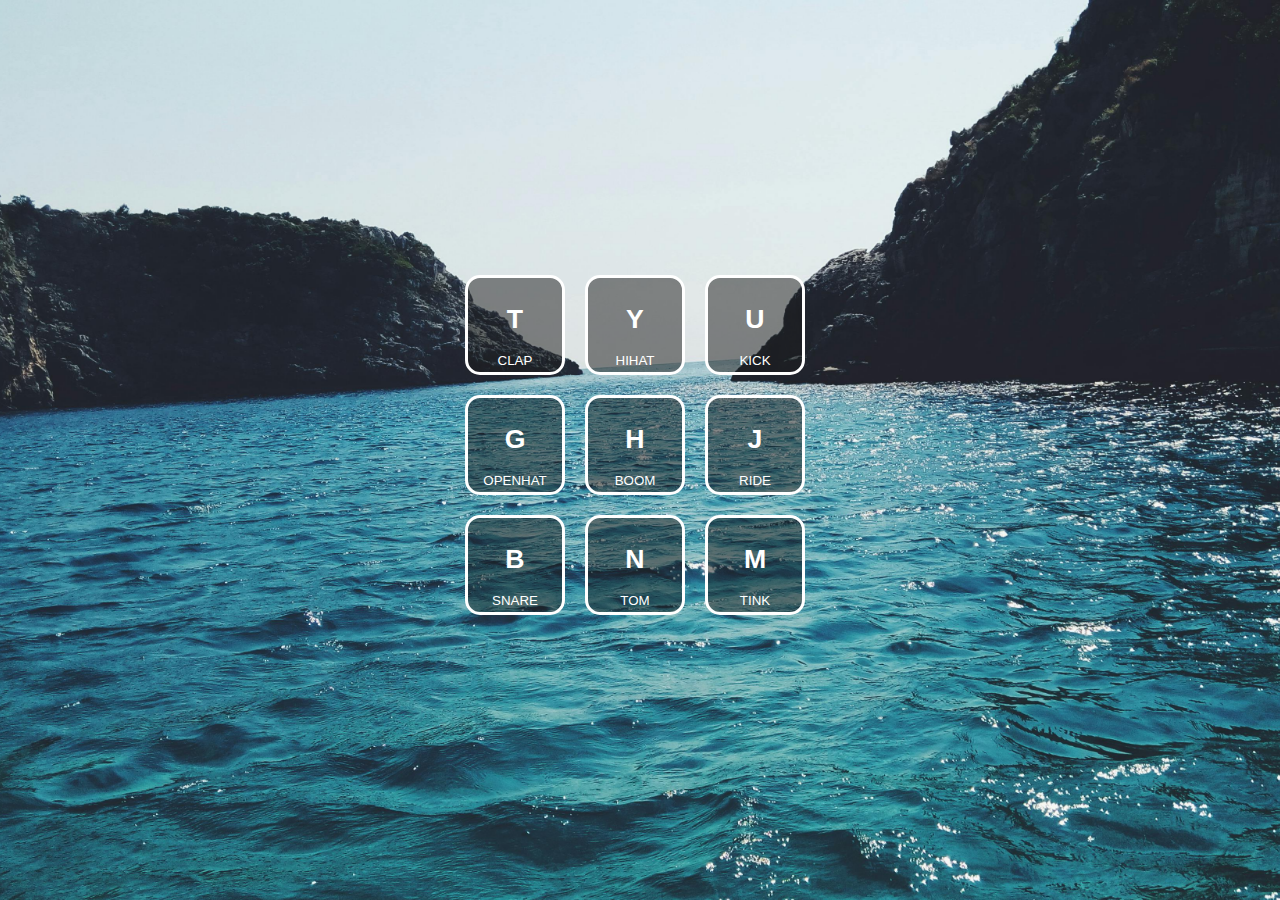
<file: 01 - Drum Kit/index.html>
<!DOCTYPE html>
<html lang="en">
  <head>
    <meta charset="UTF-8">
    <meta name="viewport" content="width=device-width, initial-scale=1">
    <title>Drum Kit</title>
    <link href="style.css" rel="stylesheet">
  </head>
  <body>
    <section id="drum-kit">
      <div class="btn-container">
        <button class="btn" data-sound="clap" data-key="T">
          <h1>T</h1>
          <p>CLAP</p>
        </button>
        <button class="btn" data-sound="hihat" data-key="Y">
          <h1>Y</h1>
          <p>HIHAT</p>
        </button>
        <button class="btn" data-sound="kick" data-key="U">
          <h1>U</h1>
          <p>KICK</p>
        </button>
        <button class="btn" data-sound="openhat" data-key="G">
          <h1>G</h1>
          <p>OPENHAT</p>
        </button>
        <button class="btn" data-sound="boom" data-key="H">
          <h1>H</h1>
          <p>BOOM</p>
        </button>
        <button class="btn" data-sound="ride" data-key="J">
          <h1>J</h1>
          <p>RIDE</p>
        </button>
        <button class="btn" data-sound="snare" data-key="B">
          <h1>B</h1>
          <p>SNARE</p>
        </button>
        <button class="btn" data-sound="tom" data-key="N">
          <h1>N</h1>
          <p>TOM</p>
        </button>
        <button class="btn" data-sound="tink" data-key="M">
          <h1>M</h1>
          <p>TINK</p>
        </button>
      </div>
    </section>

    <script src="script.js"></script>
  </body>
</html>
</file>
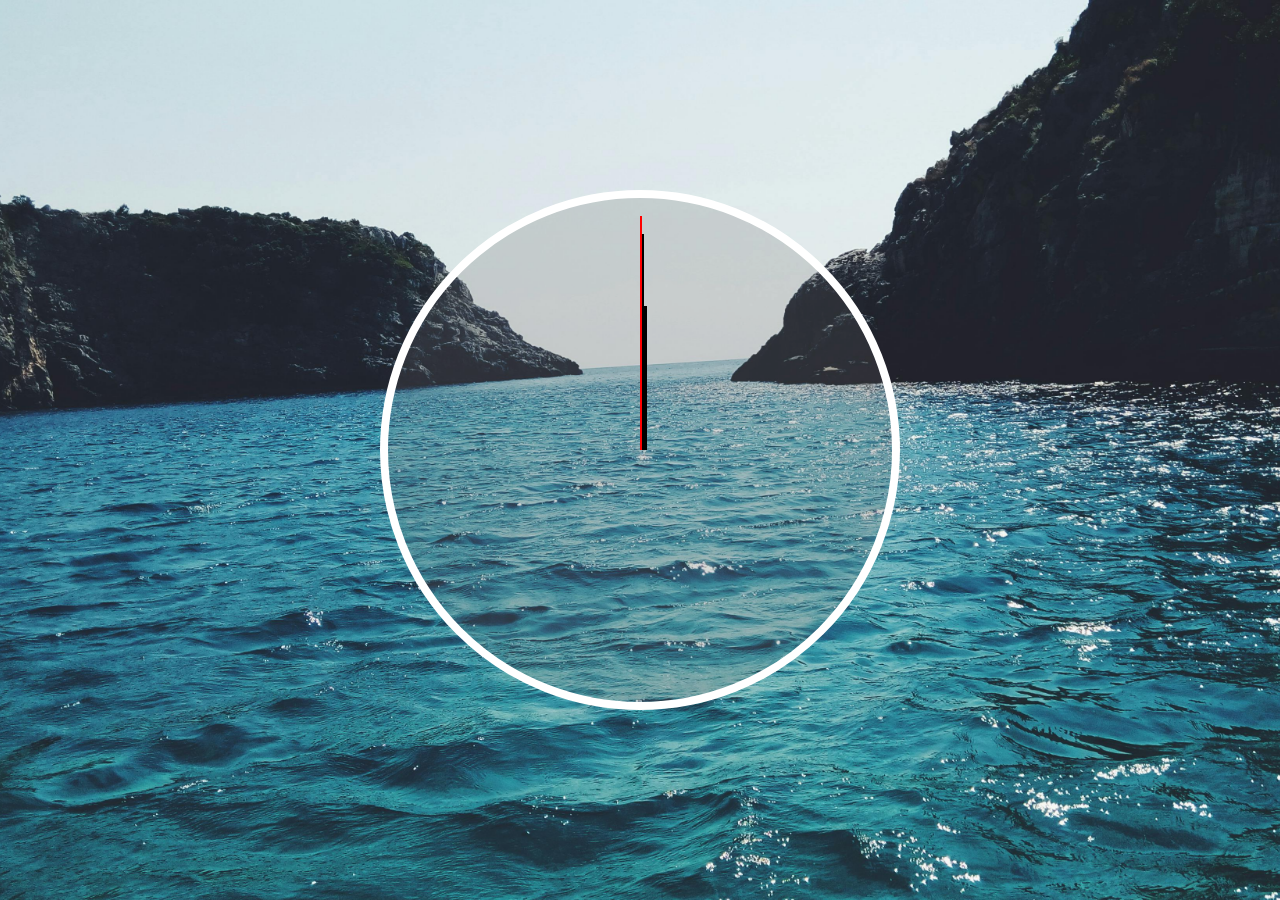
<file: 02 - Clock/index.html>
<!DOCTYPE html>
<html lang="en">
  <head>
    <meta charset="UTF-8">
    <meta name="viewport" content="width=device-width, initial-scale=1">
    <title>Clock</title>
    <link href="./style.css" rel="stylesheet">
  </head>
  <body>
    <div class="clock-container">
      <div class="clock-face">
        <div class="hour-hand hand"></div>
        <div class="minute-hand hand"></div>
        <div class="second-hand hand"></div>
      </div>
    </div>
    <script src="script.js"></script>
  </body>
</html>
</file>
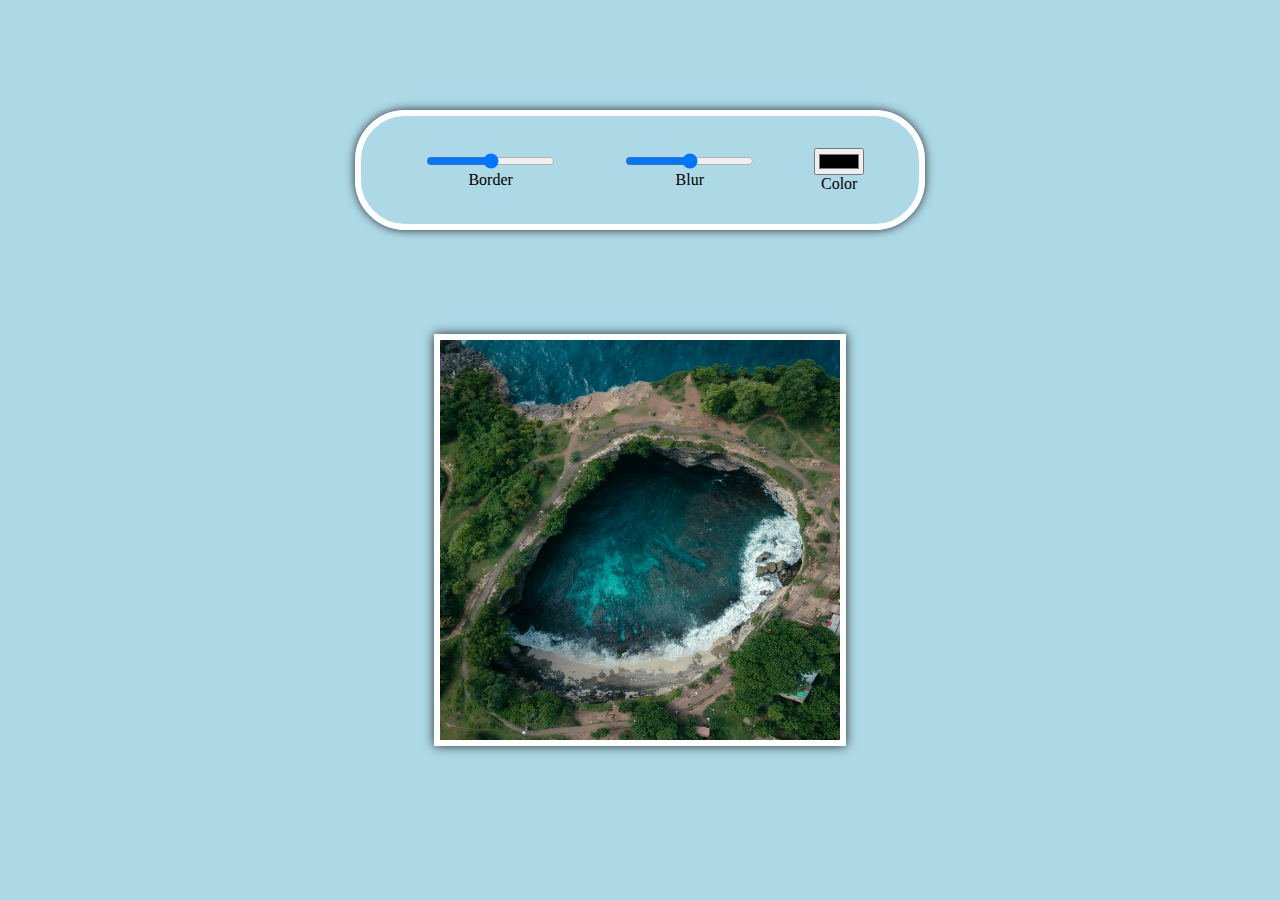
<file: 03 - Css vars with JS/index.html>
<!DOCTYPE html>
<html lang="en">
  <head>
    <meta charset="UTF-8">
    <meta name="viewport" content="width=device-width, initial-scale=1">
    <title></title>
    <link href="style.css" rel="stylesheet">
  </head>
  <body>
    <div class="project-container">
      <div class="input-container">
        <div class="input-div input-border">
          <input type="range" name="border" min="0" max="50" data-sizing="px">
          <p>Border</p>
        </div>
        <div class="input-div input-blur">
          <input type="range" name="blur" min="0" max="10"data-sizing="px">
          <p>Blur</p>
        </div>
        <div class="input-div input-color">
          <input type="color" name="color">
          <p>Color</p>
        </div>
      </div>
      <div class="img-container">
        <img src="./img.jpg" alt="imagem">     
      </div>
    </div>

    <script src="script.js"></script>
  </body>
</html>
</file>
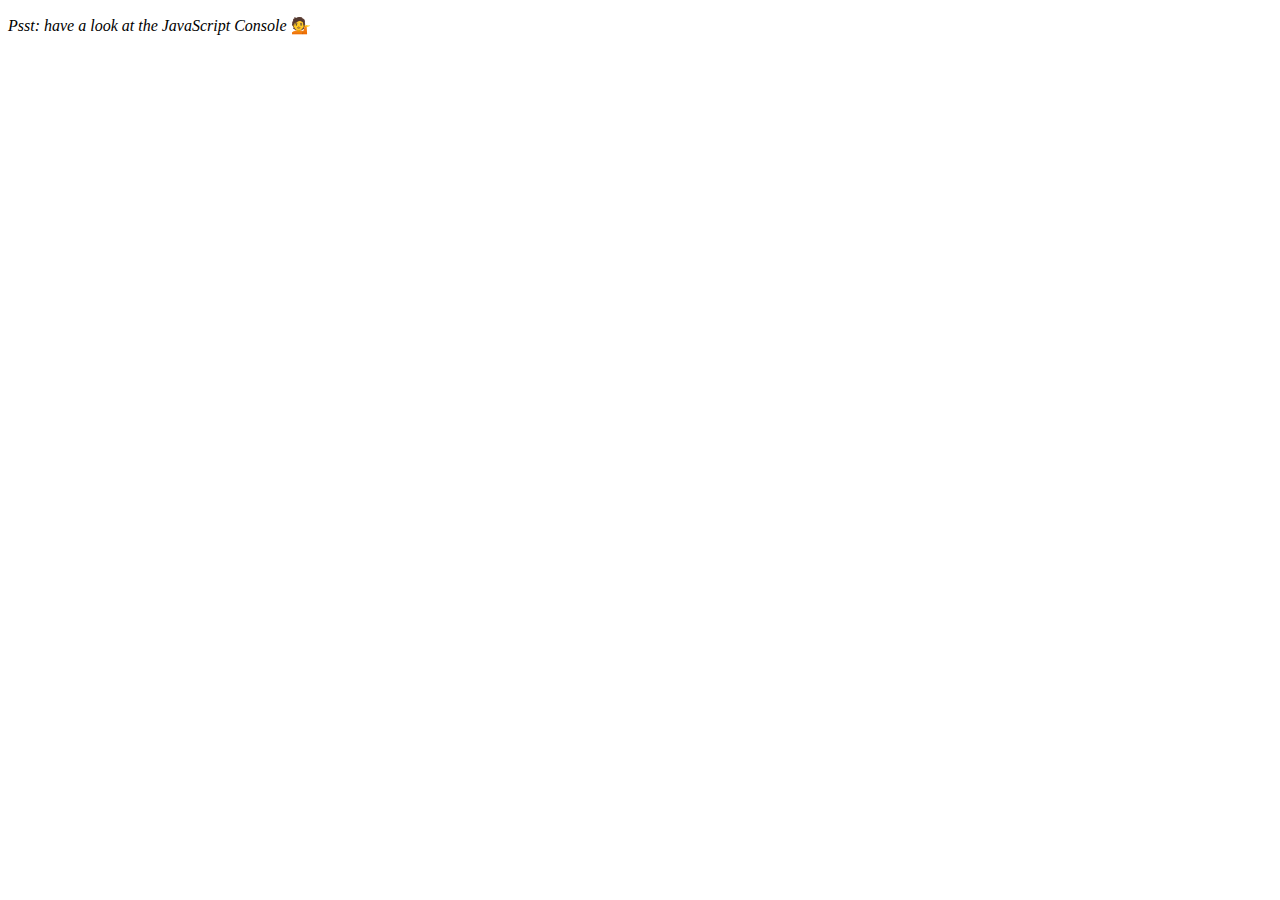
<file: 04 - Array Cardio Day 1/index.html>
<!DOCTYPE html>
<html lang="en">
<head>
  <meta charset="UTF-8">
  <title>Array Cardio 💪</title>
  <link rel="icon" href="https://fav.farm/🔥" />
</head>
<body>
  <p><em>Psst: have a look at the JavaScript Console</em> 💁</p>
  <script>
    // Get your shorts on - this is an array workout!
    // ## Array Cardio Day 1

    // Some data we can work with

    const inventors = [
      { first: 'Albert', last: 'Einstein', year: 1879, passed: 1955 },
      { first: 'Isaac', last: 'Newton', year: 1643, passed: 1727 },
      { first: 'Galileo', last: 'Galilei', year: 1564, passed: 1642 },
      { first: 'Marie', last: 'Curie', year: 1867, passed: 1934 },
      { first: 'Johannes', last: 'Kepler', year: 1571, passed: 1630 },
      { first: 'Nicolaus', last: 'Copernicus', year: 1473, passed: 1543 },
      { first: 'Max', last: 'Planck', year: 1858, passed: 1947 },
      { first: 'Katherine', last: 'Blodgett', year: 1898, passed: 1979 },
      { first: 'Ada', last: 'Lovelace', year: 1815, passed: 1852 },
      { first: 'Sarah E.', last: 'Goode', year: 1855, passed: 1905 },
      { first: 'Lise', last: 'Meitner', year: 1878, passed: 1968 },
      { first: 'Hanna', last: 'Hammarström', year: 1829, passed: 1909 }
    ];

    const people = [
      'Bernhard, Sandra', 'Bethea, Erin', 'Becker, Carl', 'Bentsen, Lloyd', 'Beckett, Samuel', 'Blake, William', 'Berger, Ric', 'Beddoes, Mick', 'Beethoven, Ludwig',
      'Belloc, Hilaire', 'Begin, Menachem', 'Bellow, Saul', 'Benchley, Robert', 'Blair, Robert', 'Benenson, Peter', 'Benjamin, Walter', 'Berlin, Irving',
      'Benn, Tony', 'Benson, Leana', 'Bent, Silas', 'Berle, Milton', 'Berry, Halle', 'Biko, Steve', 'Beck, Glenn', 'Bergman, Ingmar', 'Black, Elk', 'Berio, Luciano',
      'Berne, Eric', 'Berra, Yogi', 'Berry, Wendell', 'Bevan, Aneurin', 'Ben-Gurion, David', 'Bevel, Ken', 'Biden, Joseph', 'Bennington, Chester', 'Bierce, Ambrose',
      'Billings, Josh', 'Birrell, Augustine', 'Blair, Tony', 'Beecher, Henry', 'Biondo, Frank'
    ];
    
    

    // Array.prototype.filter()
    // 1. Filter the list of inventors for those who were born in the 1500's
    const fifteen = inventors.filter(inventor => inventor.year >= 1500 && inventor.year <= 1600 );
    console.table(fifteen)

    // Array.prototype.map()
    // 2. Give us an array of the inventors first and last names
    const name = inventors.map( inventor => `${inventor.first} ${inventor.last}`)
    console.log(name);

    // Array.prototype.sort()
    // 3. Sort the inventors by birthdate, oldest to youngest
    const order = inventors.sort((a, b) => a.year > b.year ? 1 : -1 );
    console.table(order);

    // Array.prototype.reduce()
    // 4. How many years did all the inventors live all together?
    const years = inventors.reduce((accumalator, inventor)=> accumalator + ( inventor.passed - inventor.year), 0);
    console.log(years);


    // 5. Sort the inventors by years lived
    const lived = inventors.map(inventor=> inventor.passed - inventor.year);
    const oldest = lived.sort((a, b)=> a>= b ? 1 : -1)
    console.log(oldest);

    // 6. create a list of Boulevards in Paris that contain 'de' anywhere in the name
    // https://en.wikipedia.org/wiki/Category:Boulevards_in_Paris
    // paste this code in the console of the link
    console.table(
      [...document.querySelectorAll('.mw-category a')]
        .map(links => links.title)
        .filter(title=>title.includes('de'))
    );

    // 7. sort Exercise
    // Sort the people alphabetically by last name
    const nameOrder = people.sort ((a, b)=>{

      const [aLast, aFirst] = a.split(', ');
      const [bLast, bFirst] = b.split(', ');
      return aLast >= bLast ? 1 : -1;

    })
    console.log(nameOrder)

    // 8. Reduce Exercise
    // Sum up the instances of each of these
    const data = ['car', 'car', 'truck', 'truck', 'bike', 'walk', 'car', 'van', 'bike', 'walk', 'car', 'van', 'car', 'truck' ];
    const transports = data.reduce((acc, t) => (acc[t] ||= 0, ++acc[t], acc) , {});
    console.log(transports)

  </script>
</body>
</html>
</file>
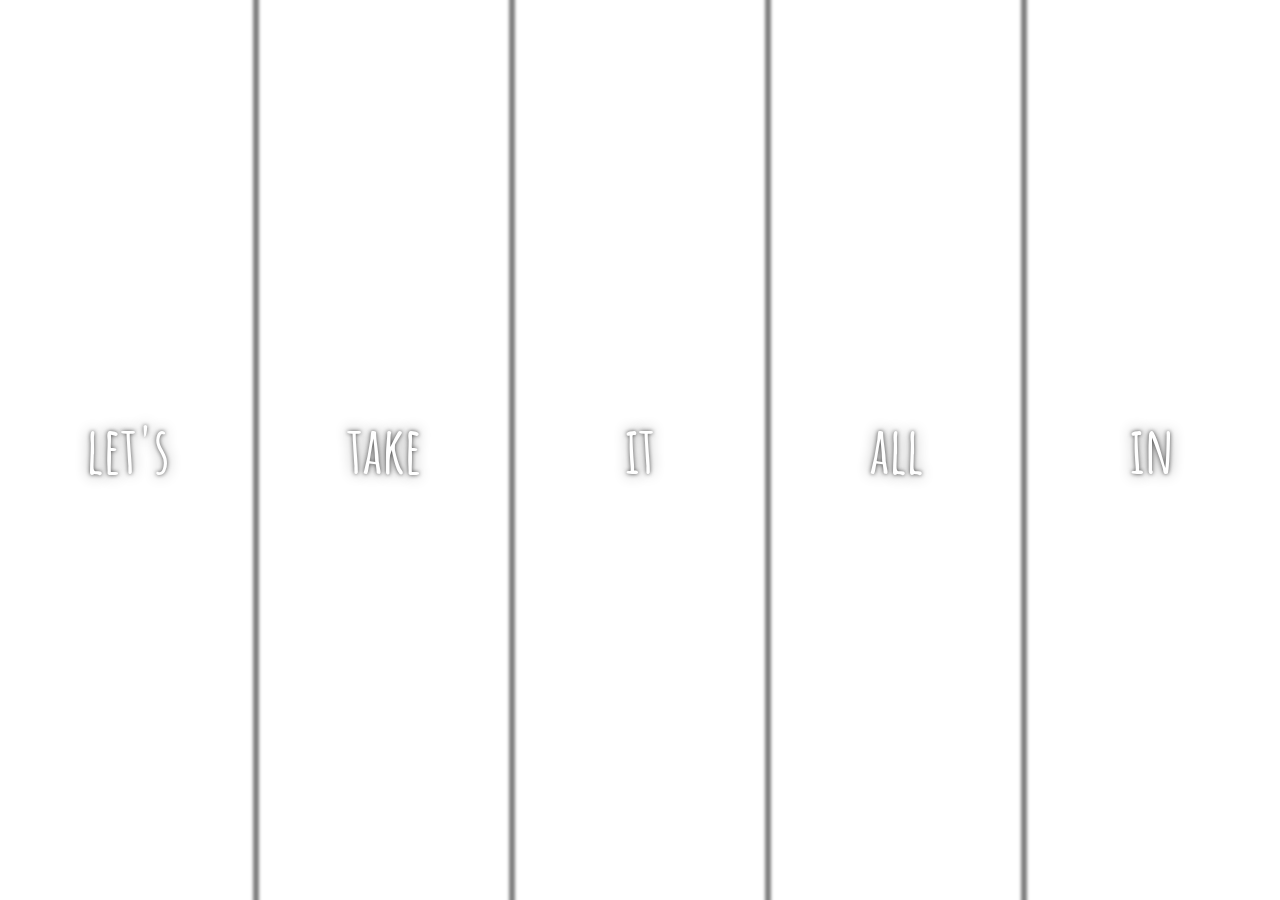
<file: 05 - Flex Panels Image Gallery/index.html>
<!DOCTYPE html>
<html lang="en">
  <head>
    <meta charset="UTF-8">
    <meta name="viewport" content="width=device-width, initial-scale=1">
    <title>Flex Panels Image Gallery</title>
    <link href="style.css" rel="stylesheet">
  </head>
  <body>
    <div class="panels-container">
      <div class="panel panel-1">
        <p>Hey</p> <p>let's</> <p>dance</p> 
      </div>
      <div class="panel panel-2">
        <p>Give</p> <p>take</p> <p>receive</p>
      </div>
      <div class="panel panel-3">
         <p>Experience</p> <p>it</p> <p>today</p>
      </div>
      <div class="panel panel-4">
        <p>Give</p> <p>all</p> <p>you can</p>
      </div>
      <div class="panel panel-5">
         <p>Life</p> <p>in</p> <p>motion</p> 
      </div>
    </div>

    <script src="./script.js"></script>
  </body>
</html>
</file>
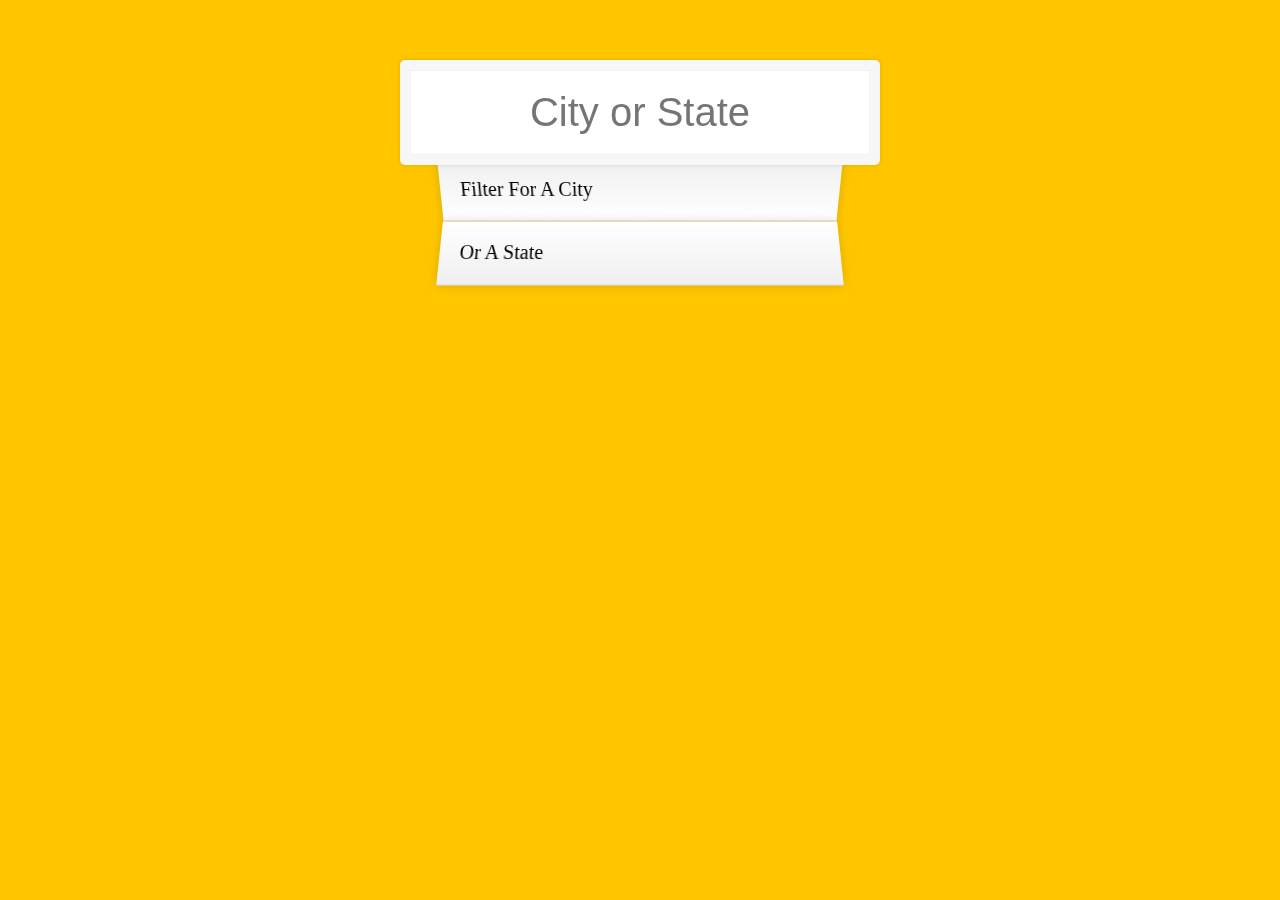
<file: 06 - Ajax Type Ahead/index.html>
<!DOCTYPE html>
<html lang="en">
<head>
  <meta charset="UTF-8">
  <title>Type Ahead 👀</title>
  <link rel="stylesheet" href="style.css">
  <link rel="icon" href="https://fav.farm/🔥" />
</head>
<body>

  <form class="search-form">
    <input type="text" class="search" placeholder="City or State">
    <ul class="suggestions">
      <li>Filter for a city</li>
      <li>or a state</li>
    </ul>
  </form>
<script>
  const endpoint = 'https://gist.githubusercontent.com/Miserlou/c5cd8364bf9b2420bb29/raw/2bf258763cdddd704f8ffd3ea9a3e81d25e2c6f6/cities.json';
  const cities = []

  fetch(endpoint)
    .then(response => response.json())
    .then(data => cities.push(...data))

  function numberWithCommas(x) {
    return x.toString().replace(/\B(?=(\d{3})+(?!\d))/g, ',');
  }

  function findMatchs (wordToMatch, cities){
      return cities.filter( place => {
        const regex = new RegExp(wordToMatch,'gi')
        return place.city.match(regex) || place.state.match(regex);
    })
  }

  function displayMatches () {
    const matchs = findMatchs(this.value,cities);
    const html = matchs.map(place => {
      const regex = new RegExp(this.value, 'gi')
      const cityName = place.city.replace(regex, `<span class="hl">${this.value}</span>`);
      const cityState = place.state.replace(regex, `<span class="hl">${this.value}</span>`);
      return `
        <li>
          <span class="name">${cityName}, ${cityState}</span>
          <span class="population">${numberWithCommas(place.population)}</span>
        </li>
      `;
    }).join('')
    suggestions.innerHTML = html;
  }

  const searchInput = document.querySelector('.search');
  const suggestions = document.querySelector('.suggestions');
  
  searchInput.addEventListener('change', displayMatches)
  searchInput.addEventListener('keyup', displayMatches)


</script>
</body>
</html>
</file>
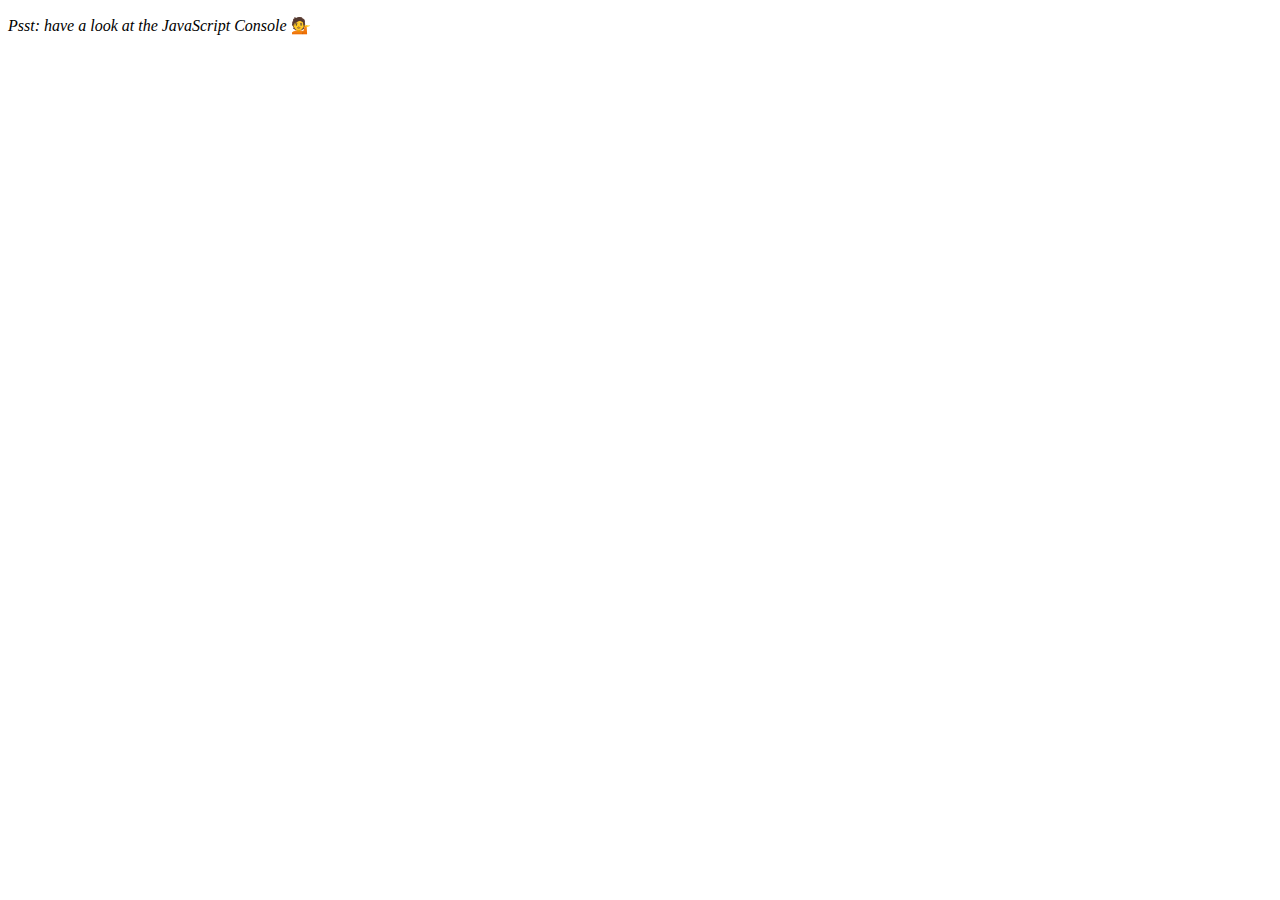
<file: 07 - Array Cardio Day 2/index.html>
<!DOCTYPE html>
<html lang="en">
<head>
  <meta charset="UTF-8">
  <title>Array Cardio 💪💪</title>
  <link rel="icon" href="https://fav.farm/🔥" />
</head>
<body>
  <p><em>Psst: have a look at the JavaScript Console</em> 💁</p>
  <script>
    // ## Array Cardio Day 2

    const people = [
      { name: 'Wes', year: 1988 },
      { name: 'Kait', year: 1986 },
      { name: 'Irv', year: 1970 },
      { name: 'Lux', year: 2015 }
    ];

    const comments = [
      { text: 'Love this!', id: 523423 },
      { text: 'Super good', id: 823423 },
      { text: 'You are the best', id: 2039842 },
      { text: 'Ramen is my fav food ever', id: 123523 },
      { text: 'Nice Nice Nice!', id: 542328 }
    ];

    const currentYear = (new Date()).getFullYear();

    // Some and Every Checks
    // Array.prototype.some() // is at least one person 19 or older?
    const isAdult = people.some(function(person){
      if ((currentYear - person.year ) >= 19) {
        return true;
      }
    })
    console.log({isAdult})

    // Array.prototype.every() // is everyone 19 or older?
    const isEveryOneAdult = people.every(function(person){
      if((currentYear - person.year)>= 19){
        return true;
      }
    })
    console.log({isEveryOneAdult})

    // Array.prototype.find()
    // Find is like filter, but instead returns just the one you are looking for
    // find the comment with the ID of 823423
    const findComment = comments.find(function(comment){
      const id = 823423;
      if ( comment.id === id ) {
        return true;
      }
    })
    console.log(findComment)

    // Array.prototype.findIndex()
    // Find the comment with this ID
    // delete the comment with the ID of 823423
    const findCommentIndex = comments.findIndex( comment => comment.id === 823423)
    console.log({findCommentIndex});
    comments.splice(1, 1);
    console.log({comments});

  </script>
</body>
</html>
</file>
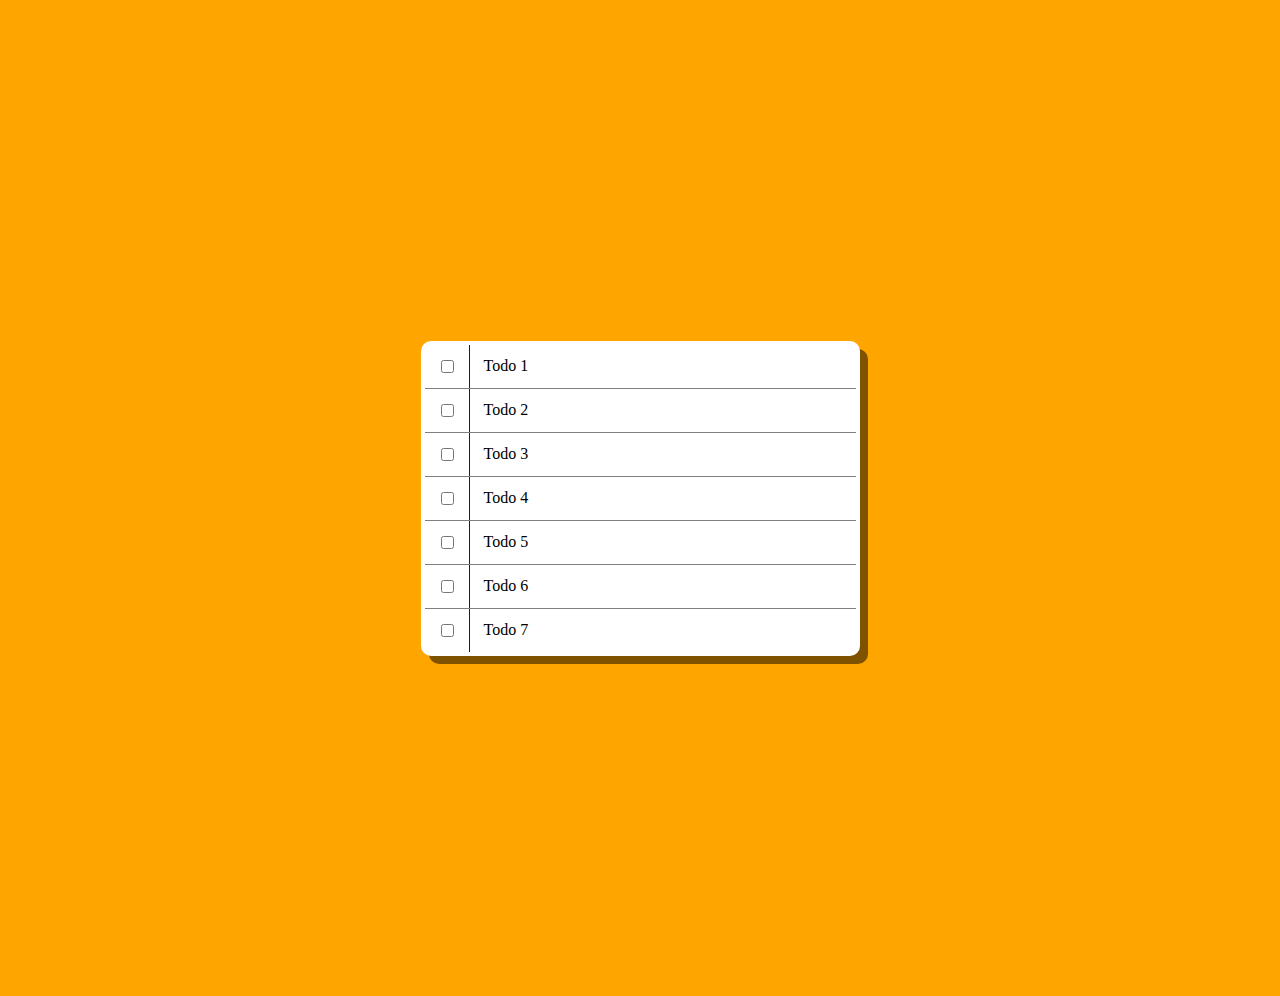
<file: 10 - Hold Shift to Cheack Multiple Checkboxes/index.html>
<!DOCTYPE html>
<html lang="en">
  <head>
    <meta charset="UTF-8">
    <meta name="viewport" content="width=device-width, initial-scale=1">
    <title>Hold Shift to Check Multiple Checkboxes</title>
    <link href="style.css" rel="stylesheet">
  </head>
  <body>
    <div class="checklist-container"></div>
    <script src="./script.js"> </script>
  </body>
</html>
</file>
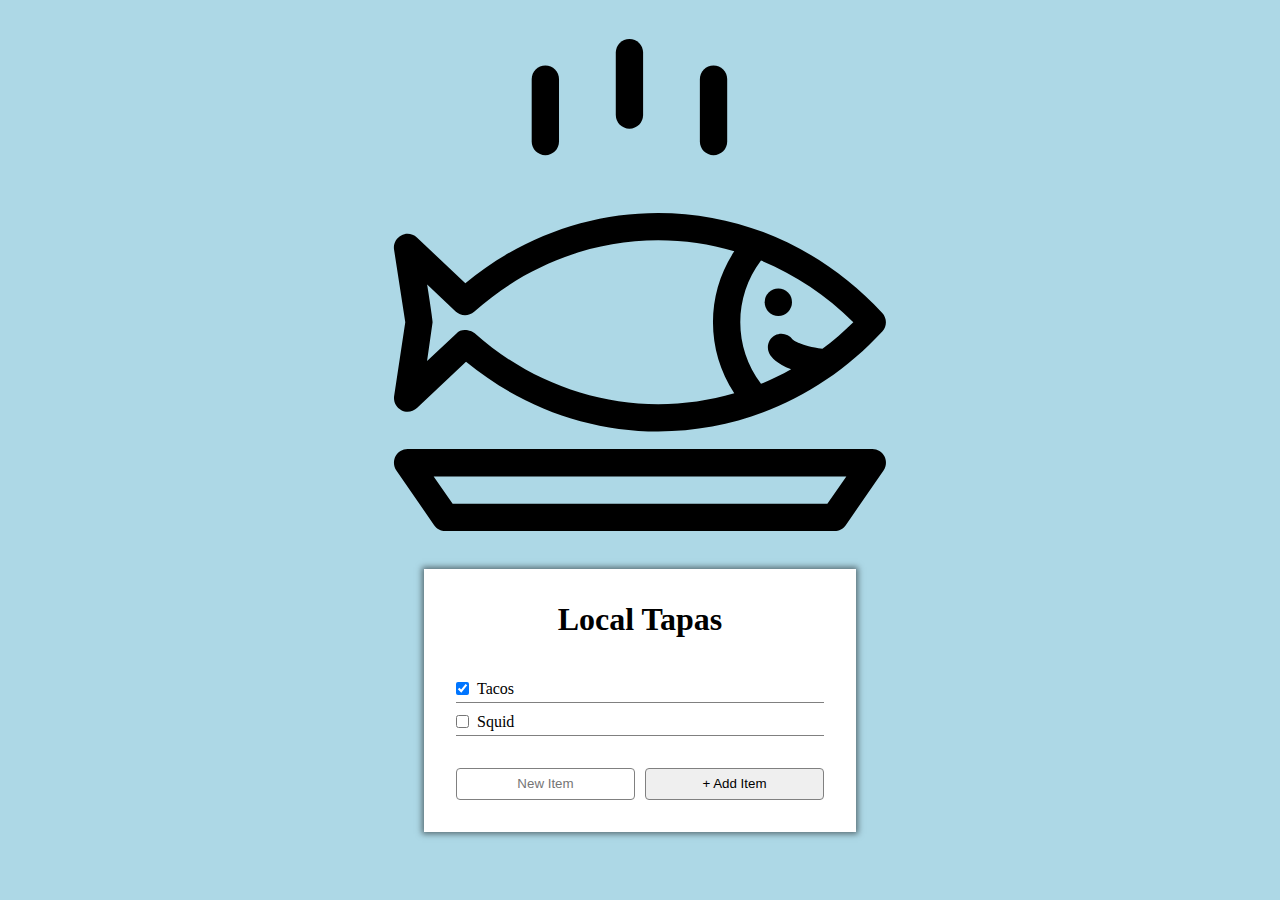
<file: 15 - LocalStorage/index.html>
<!DOCTYPE html>
<html lang="en">
  <head>
    <meta charset="UTF-8">
    <meta name="viewport" content="width=device-width, initial-scale=1">
    <title>LocalStorage</title>
    <link href="style.css" rel="stylesheet">
  </head>
  <body>
    <svg xmlns="http://www.w3.org/2000/svg" xmlns:xlink="http://www.w3.org/1999/xlink" version="1.1" x="0px" y="0px" viewBox="0 0 512 512" enable-background="new 0 0 512 512" xml:space="preserve"><g><path d="M495.9,425.3H16.1c-5.2,0-10.1,2.9-12.5,7.6c-2.4,4.7-2.1,10.3,0.9,14.6l39,56.4c2.6,3.8,7,6.1,11.6,6.1h401.7   c4.6,0,9-2.3,11.6-6.1l39-56.4c3-4.3,3.3-9.9,0.9-14.6C506,428.2,501.1,425.3,495.9,425.3z M449.4,481.8H62.6L43,453.6H469   L449.4,481.8z"/><path d="M158.3,122c7.8,0,14.1-6.3,14.1-14.1V43.4c0-7.8-6.3-14.1-14.1-14.1c-7.8,0-14.1,6.3-14.1,14.1v64.5   C144.2,115.7,150.5,122,158.3,122z"/><path d="M245.1,94.7c7.8,0,14.1-6.3,14.1-14.1V16.1c0-7.8-6.3-14.1-14.1-14.1C237.3,2,231,8.3,231,16.1v64.5   C231,88.4,237.3,94.7,245.1,94.7z"/><path d="M331.9,122c7.8,0,14.1-6.3,14.1-14.1V43.4c0-7.8-6.3-14.1-14.1-14.1s-14.1,6.3-14.1,14.1v64.5   C317.8,115.7,324.1,122,331.9,122z"/><path d="M9.6,385.2c5.3,2.8,11.8,1.9,16.2-2.2l50.6-47.7c56.7,46.5,126.6,71.9,198.3,71.9c0,0,0,0,0,0   c87.5,0,169.7-36.6,231.4-103.2c5-5.4,5-13.8,0-19.2c-61.8-66.5-144-103.2-231.4-103.2c-72,0-142.2,25.6-199,72.5l-50-47.1   c-4.4-4.1-10.9-5-16.2-2.2c-5.3,2.8-8.3,8.7-7.4,14.6l11.6,75L2.2,370.6C1.3,376.5,4.2,382.4,9.6,385.2z M380.9,230.8   c34.9,14.3,67.2,35.7,95.3,63.6c-10.1,10-20.8,19.2-31.9,27.5c-22.4-3.3-29.6-8.8-30.7-9.7c-4-5.7-11.8-7.7-18.1-4.4   c-6.9,3.6-9.5,12.2-5.9,19.1c1.9,3.5,7.3,10.3,22.4,16c-10.1,5.7-20.5,10.7-31.1,15.1C352.4,320.2,352.4,268.6,380.9,230.8z    M36.3,255.6l29.4,27.7c5.3,5,13.6,5.1,19.1,0.3c53.2-47.6,120.7-73.7,190-73.7c26.9,0,53.2,3.9,78.5,11.3   c-29.3,44.6-29.3,102,0,146.6c-25.3,7.4-51.6,11.3-78.5,11.3c-69,0-136.3-26-189.4-73.2c-2.7-2.4-13.4-6.3-19.1,0.3l-30.1,28.3   l5.7-40C42.2,293,36.3,255.6,36.3,255.6z"/><circle cx="398.8" cy="273.8" r="14.1"/></g></svg>
    <div class='menu-container'>
      <h1>Local Tapas</h1>
      <div class="items-container">
        <ul class="items-list"> <li>Loading</li> </ul>
      </div>
      <div class="add-item-container">
        <form id="add-form">
          <input name="new-item-name" type="text" placeholder="New Item" required>
          <input name="add-btn" type="submit" value="+ Add Item">
        </form>
      </div>
    </div>
    <script src="script.js"> </script>
  </body>
</html>
</file>
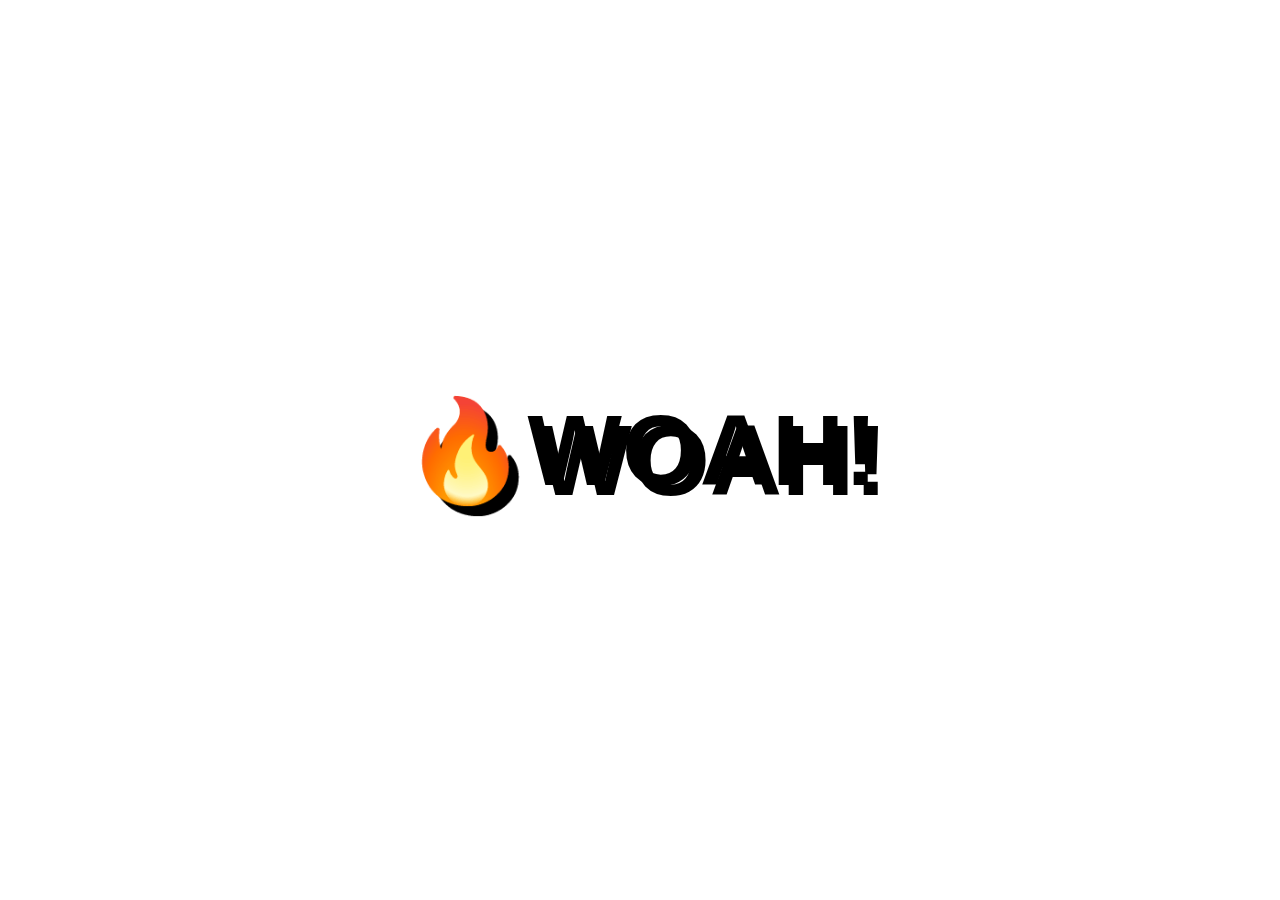
<file: 16 - Mouse Move Shadow/index.html>
<!DOCTYPE html>
<html lang="en">

<head>
  <meta charset="UTF-8">
  <title>Mouse Shadow</title>
  <link rel="icon" href="https://fav.farm/🔥" />
</head>

<body>

  <div class="hero">
    <h1 contenteditable>🔥WOAH!</h1>
  </div>

  <style>
    html {
      color: black;
      font-family: sans-serif;
    }

    body {
      margin: 0;
    }

    .hero {
      min-height: 100vh;
      display: flex;
      justify-content: center;
      align-items: center;
      color: black;
    }

    h1 {
      text-shadow: 10px 10px 0 rgba(0, 0, 0, 1);
      font-size: 100px;
    }
  </style>

  <script src="./script.js"> </script>
</body>

</html>
</file>
<file: 01 - Drum Kit/style.css>
html {
  font-size: 10px;
}

body, html{
  margin: 0;
  padding: 0;
}

#drum-kit{
  height: 100vh;
  display: flex;
  justify-content: center;
  align-items: center;
  background-image: url('bg1.jpg') ;
  background-position: center;
  background-size: cover;
}

.btn-container {
  display: grid;
  grid-template: repeat(3, minmax(100px, 110px)) / repeat(3, minmax(100px, 110px));
  gap: 10px;
}

.btn {
  color: white;
  background-color: rgba(10%, 10%, 10%, 50%);

  border: white 3px solid;
  border-radius: 15px;
    
  height: 100px;
  width: 100px;
  padding: 8px;

  cursor: pointer;
  transition: 0.05s;

}

.btn:active, .active {
  transform: scale(1.1);
}
</file>
<file: 02 - Clock/style.css>
html {
  background-image: url("./bg.jpg");
  background-size: cover;
  background-position:  center;
  height: 100vh;
  display: flex;
  align-items : center;
  justify-content: center;
}

body, html {
  margin: 0;
  padding: 0;
}

.clock-face {
  background: rgba(100, 100, 100, 0.2);
  position: relative;
  width: 50vh;
  height: 50vh;
  border: 0.5rem white solid;
  border-radius: 50%;
  padding: 3vh;
  transform: rotate(-90deg); 
}

.hand {
  background: black;
  position: absolute;
  top: 50%;
  left: 50%;
  transform-origin: 0;
  transition:ease-out();
}

.hour-hand {
  height: 7px;
  width: 16vh;
}

.minute-hand{
  height: 4px;
  width: 24vh;
}

.second-hand {
  background: red;
  height: 2px;
  width: 26vh;
}
</file>
<file: 03 - Css vars with JS/style.css>
:root {
  --border: 6px;
  --blur: 0;
  --color: lightblue;
}

html {
  height: 100vh;
  background: var(--color);
  display: flex;
  justify-content: center;
  align-items: center;
}

html,body, p, img {
  margin: 0;
  padding: 0;
} 

.project-container{
  display: grid;
  grid-template-rows: 120px 560px;
  grid-auto-columns: 570px;
}

.input-container, img{
  box-shadow: 0 0 10px rgba(0,0,0, 0.8);
}

.input-container {
  border: 6px solid white;
  border-radius: 50px;
  color: black;
  display: grid;
  grid-template-columns: repeat(2, 1fr ) .5fr;
  padding: 30px;
}

.input-div, .img-container {
  display: flex;
  flex-direction: column;
  align-items: center;
  justify-content: center;
}

.img-container {
  margin-top: 60px;
}

img {
  width: 400px;
  height: 400px;
  border: var(--border) solid white;
  filter: blur(var(--blur));
}
</file>
<file: 05 - Flex Panels Image Gallery/style.css>
@import url('https://fonts.googleapis.com/css2?family=Amatic+SC:wght@400;700&display=swap');

html,body {
  margin: 0;
  padding: 0;
}

p{
  color: white;
  font-family: "Amatic SC";
  font-weight: 400;
  font-size: 3rem;
  text-shadow: 0 0 4px rgba(0,0,0, 0.7), 0 0 14px rgba(0, 0, 0, 0.45);
}

.panels-container{
  min-height: 100vh;
  display:flex;
  overflow: hidden;
  
}


.panel {
  box-shadow: 0 0 3px 3px rgba(0,0,0, 0.5);
  background-size: cover;
  background-position: center;
  display: flex;
  align-items: center;
  justify-content: center;
  flex-flow: column;
  flex: 1;
  transition: 0.25s;
}

.panel.open-active {
  flex: 3.5;
}

.panel > * {
  width: 100%;
  margin: 0;
  display: flex;
  justify-content: center;
  align-items: center;
  flex:1 0 auto;
  transition: 0.5s;
}

.panel > *:first-child{ transform: translateY(-100%); }
.panel.open-active > *:first-child { transform: translateY(0); }
.panel > *:last-child{ transform: translateY(100%); }
.panel.open-active > *:last-child{ transform: translateY(0);}

.panel >*:nth-child(2){
  font-size: 4rem;
  font-weight: 700;
}
.panel.panel.open-active >*:nth-child(2){
  font-size: 6rem;
}





.panel-1 { background-image:url(https://images.unsplash.com/photo-1633074075934-b6ddb13c6180?q=80&w=1287&auto=format&fit=crop&ixlib=rb-4.0.3&ixid=M3wxMjA3fDB8MHxwaG90by1wYWdlfHx8fGVufDB8fHx8fA%3D%3D); }
.panel-2 { background-image:url(https://images.unsplash.com/photo-1536147210925-5cb7a7a4f9fe?q=80&w=1287&auto=format&fit=crop&ixlib=rb-4.0.3&ixid=M3wxMjA3fDB8MHxwaG90by1wYWdlfHx8fGVufDB8fHx8fA%3D%3D); }
.panel-3 { background-image:url(https://images.unsplash.com/photo-1648471755440-fb27a86238bb?q=80&w=1075&auto=format&fit=crop&ixlib=rb-4.0.3&ixid=M3wxMjA3fDB8MHxwaG90by1wYWdlfHx8fGVufDB8fHx8fA%3D%3D); }
.panel-4 { background-image:url(https://images.unsplash.com/photo-1516934024742-b461fba47600?q=80&w=1287&auto=format&fit=crop&ixlib=rb-4.0.3&ixid=M3wxMjA3fDB8MHxwaG90by1wYWdlfHx8fGVufDB8fHx8fA%3D%3D) }
.panel-5 { background-image:url(https://images.unsplash.com/photo-1528155124528-06c125d81e89?q=80&w=1289&auto=format&fit=crop&ixlib=rb-4.0.3&ixid=M3wxMjA3fDB8MHxwaG90by1wYWdlfHx8fGVufDB8fHx8fA%3D%3D); }
</file>
<file: 06 - Ajax Type Ahead/style.css>
html {
  box-sizing: border-box;
  background: #ffc600;
  font-family: 'helvetica neue';
  font-size: 20px;
  font-weight: 200;
}

*, *:before, *:after {
  box-sizing: inherit;
}

input {
  width: 100%;
  padding: 20px;
}

.search-form {
  max-width: 400px;
  margin: 50px auto;
}

input.search {
  margin: 0;
  text-align: center;
  outline: 0;
  border: 10px solid #F7F7F7;
  width: 120%;
  left: -10%;
  position: relative;
  top: 10px;
  z-index: 2;
  border-radius: 5px;
  font-size: 40px;
  box-shadow: 0 0 5px rgba(0, 0, 0, 0.12), inset 0 0 2px rgba(0, 0, 0, 0.19);
}

.suggestions {
  margin: 0;
  padding: 0;
  position: relative;
  /*perspective: 20px;*/
}

.suggestions li {
  background: white;
  list-style: none;
  border-bottom: 1px solid #D8D8D8;
  box-shadow: 0 0 10px rgba(0, 0, 0, 0.14);
  margin: 0;
  padding: 20px;
  transition: background 0.2s;
  display: flex;
  justify-content: space-between;
  text-transform: capitalize;
}

.suggestions li:nth-child(even) {
  transform: perspective(100px) rotateX(3deg) translateY(2px) scale(1.001);
  background: linear-gradient(to bottom,  #ffffff 0%,#EFEFEF 100%);
}

.suggestions li:nth-child(odd) {
  transform: perspective(100px) rotateX(-3deg) translateY(3px);
  background: linear-gradient(to top,  #ffffff 0%,#EFEFEF 100%);
}

span.population {
  font-size: 15px;
}

.hl {
  background: #ffc600;
}
</file>
<file: 10 - Hold Shift to Cheack Multiple Checkboxes/style.css>
html, body {
  margin: 0;
  padding: 0;
}
html {
  background: orange;
  height: 100vh;
  display: flex;
  justify-content: center;
  align-items: center;
  padding: 3rem;
}
.checklist-container{
  background: white;
  border-radius: 10px;
  box-shadow: 8px 8px rgba(0,0,0,0.5);
  padding: 4px;

}

.todo {
  display: grid;
  grid-template-columns: 1fr 24rem;
  grid-gap: 2px;
  border-bottom: grey solid 1px;
}
.todo:last-child {
  border-bottom: 0;
}

.todo > * {
  margin: 0;
  padding: 12px;
  box-sizing: border-box;
}

.todo > *:first-child{
  display: flex;
  align-items: center;
  border-right: blue 1px solid;
  min-width: 20px;
}

.checked {
  text-decoration: line-through;
}
</file>
<file: 15 - LocalStorage/style.css>
*{
  margin: 0;
  padding:0;
}

html{
  height: 100vh;
  display: flex;
  justify-content: center;
  align-items: center;
  background-color: lightblue;
}


ul {
  width: 100%;
}
li {
  list-style: none;
  padding-bottom: 4px;
  border-bottom: 1px solid grey;
}

.menu-container,
.items-container,
.item {
  display: flex;
  justify-content: center;
  align-items: center;
}

.menu-container{
  flex-direction: column;
  gap: 2rem;
  background-color: white;
  padding: 2rem;
  margin: 2rem;
  box-shadow: 0 0 6px 2px rgba(0,0,0,0.5);
}

.items-container{
  width: 100%;
}

.item{
  justify-content: start;
  margin-top: 10px;
  gap: 8px;
}

.add-item-container > :first-child{
  display: grid;
  grid-template-columns: 1fr 1fr ;
  gap: 10px;
}

.add-item-container > :first-child > *{
  text-align: center;
  height: 2rem;
  box-sizing: border-box;
  border: solid 1px grey;
  border-radius: 4px;
}
</file>
